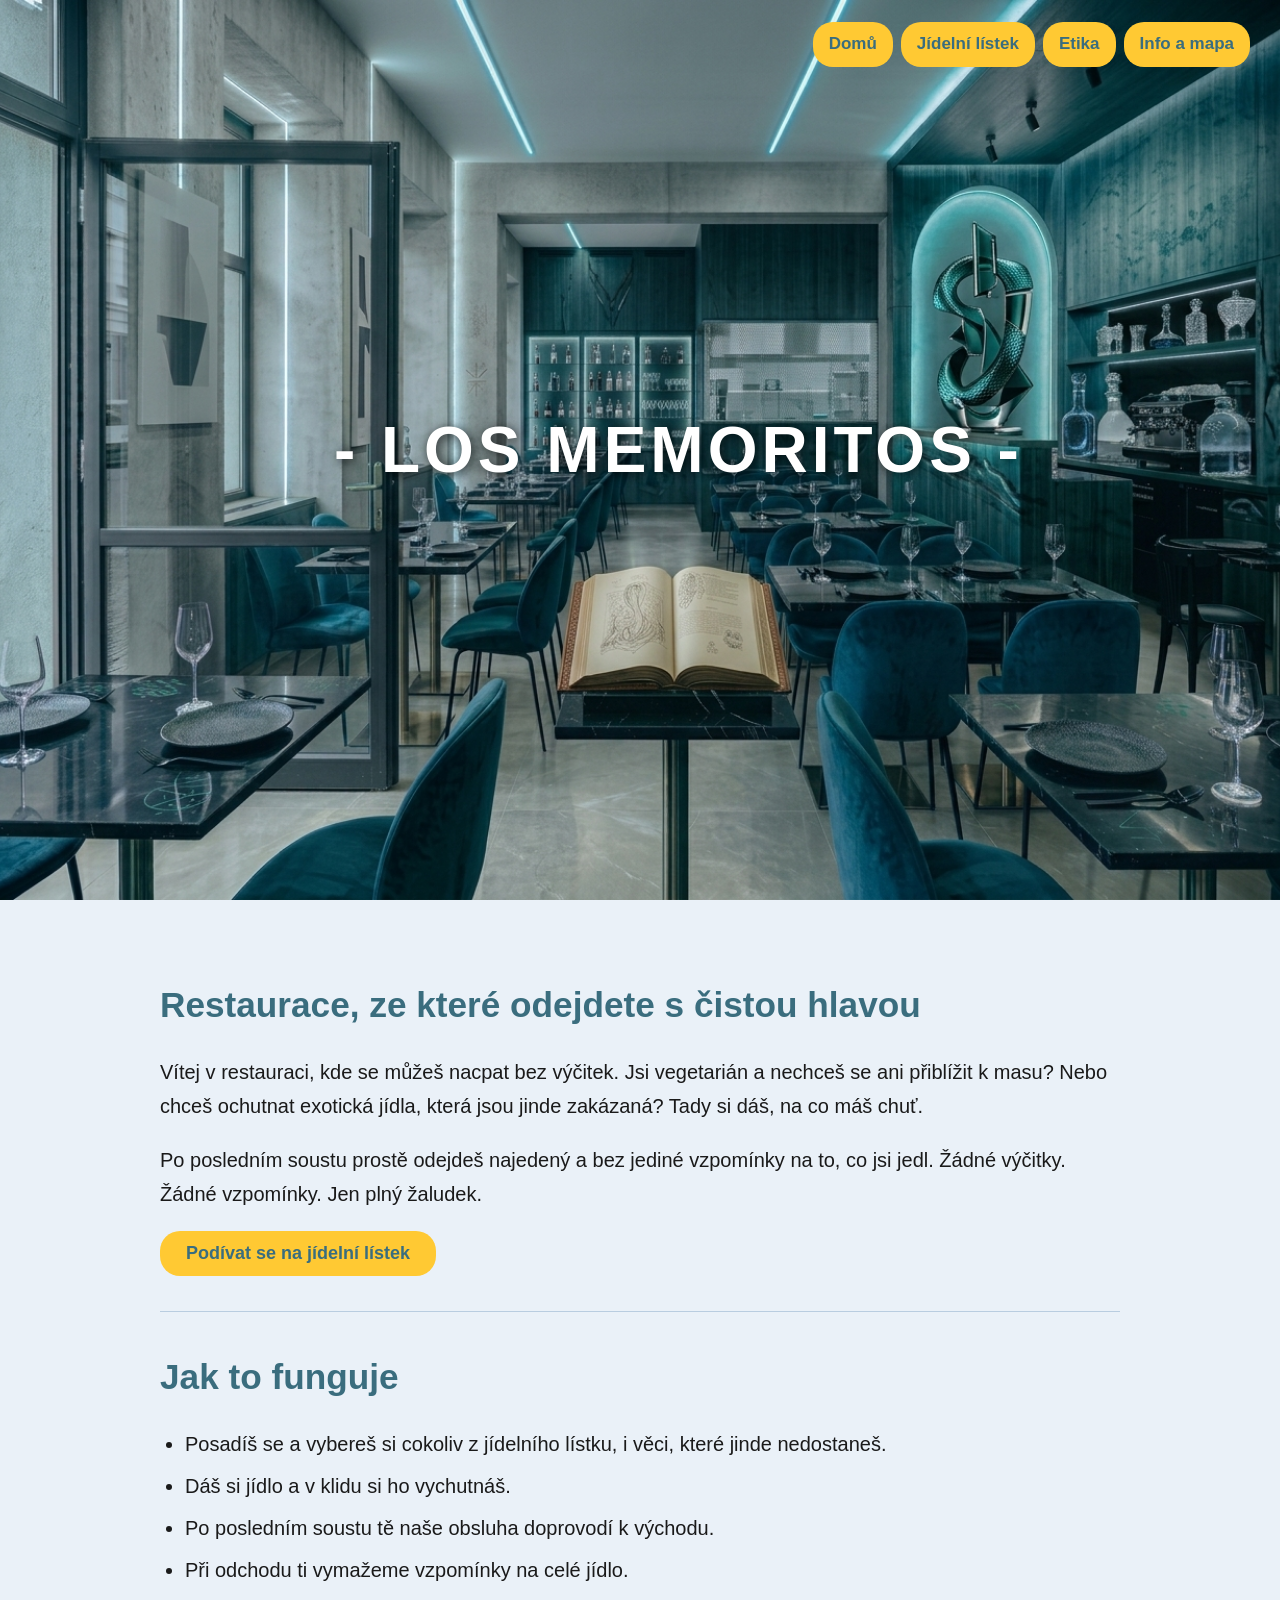
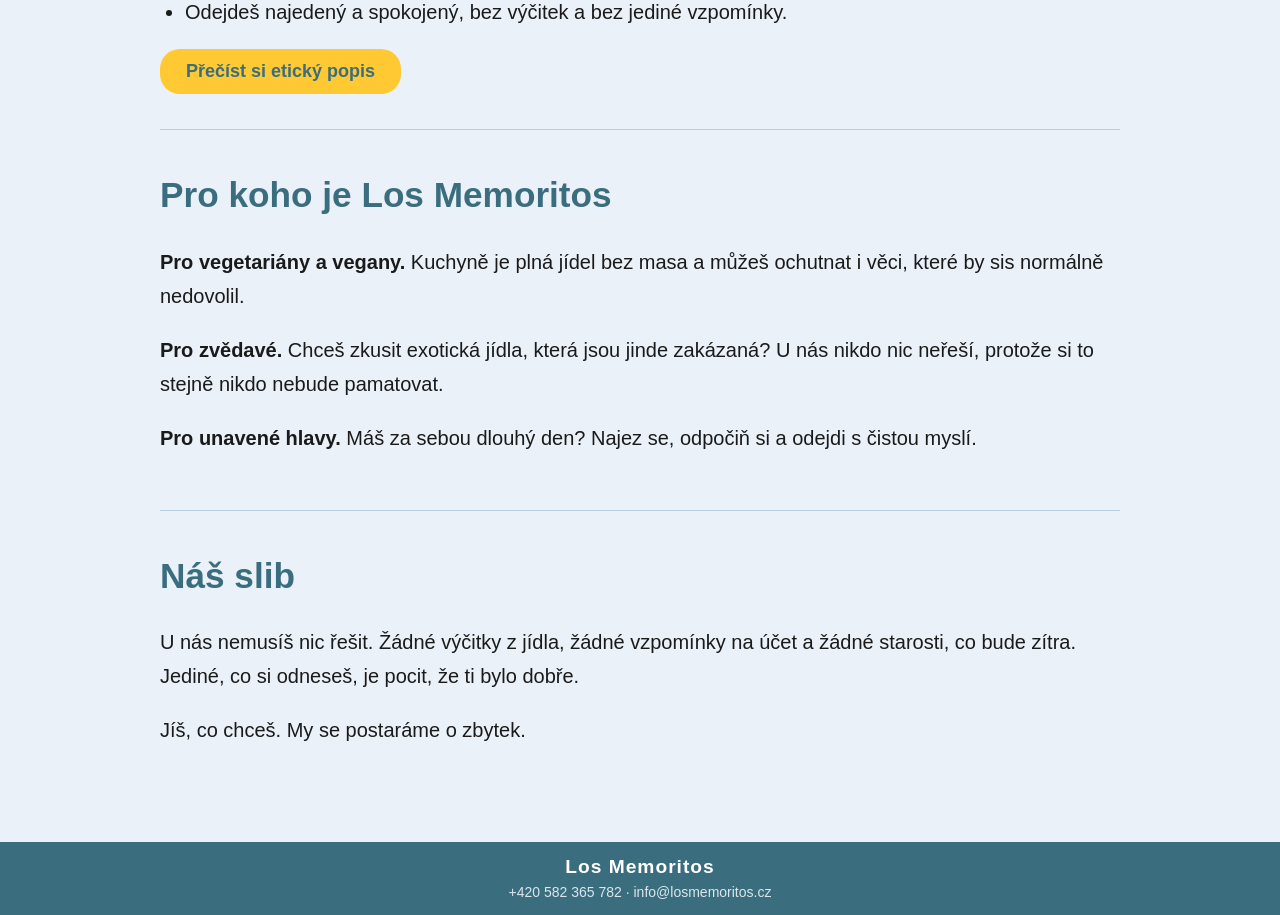
<file: index.html>
<!DOCTYPE html>
<html lang="cs">
<head>
  <meta charset="UTF-8">
  <meta name="viewport" content="width=device-width, initial-scale=1.0">
  <title>Los Memoritos</title>
  <link rel="stylesheet" href="style.css">
  <link rel="icon" href="favicon.ico">
</head>
<body class="uvod">

  <!-- Jen tlačítka přes obrázek (vlastní skupina, ne header) -->
  <nav class="menu-uvod">
    <a class="tlacitko maly" href="index.html">Domů</a>
    <a class="tlacitko maly" href="jidelni-listek.html">Jídelní lístek</a>
    <a class="tlacitko maly" href="etika.html">Etika</a>
    <a class="tlacitko maly" href="info.html">Info a mapa</a>
  </nav>

  <!-- Velký obrázek s názvem přes celou šířku -->
  <div class="hero">
    <img src="restaurace.jpg" alt="Interiér restaurace Los Memoritos">
    <h1>- Los Memoritos -</h1>
  </div>

  <!-- Hlavní obsah -->
  <main>

    <section>
      <h2>Restaurace, ze které odejdete s čistou hlavou</h2>
      <p>Vítej v restauraci, kde se můžeš nacpat bez výčitek. Jsi vegetarián a nechceš se ani přiblížit k masu? Nebo chceš ochutnat exotická jídla, která jsou jinde zakázaná? Tady si dáš, na co máš chuť.</p>
      <p>Po posledním soustu prostě odejdeš najedený a bez jediné vzpomínky na to, co jsi jedl. Žádné výčitky. Žádné vzpomínky. Jen plný žaludek.</p>
      <a href="jidelni-listek.html"><button class="tlacitko">Podívat se na jídelní lístek</button></a>
    </section>

    <section>
      <h2>Jak to funguje</h2>
      <ul>
        <li>Posadíš se a vybereš si cokoliv z jídelního lístku, i věci, které jinde nedostaneš.</li>
        <li>Dáš si jídlo a v klidu si ho vychutnáš.</li>
        <li>Po posledním soustu tě naše obsluha doprovodí k východu.</li>
        <li>Při odchodu ti vymažeme vzpomínky na celé jídlo.</li>
        <li>Odejdeš najedený a spokojený, bez výčitek a bez jediné vzpomínky.</li>
      </ul>
      <a href="etika.html"><button class="tlacitko">Přečíst si etický popis</button></a>
    </section>

    <section>
      <h2>Pro koho je Los Memoritos</h2>
      <p><b>Pro vegetariány a vegany.</b> Kuchyně je plná jídel bez masa a můžeš ochutnat i věci, které by sis normálně nedovolil.</p>
      <p><b>Pro zvědavé.</b> Chceš zkusit exotická jídla, která jsou jinde zakázaná? U nás nikdo nic neřeší, protože si to stejně nikdo nebude pamatovat.</p>
      <p><b>Pro unavené hlavy.</b> Máš za sebou dlouhý den? Najez se, odpočiň si a odejdi s čistou myslí.</p>
    </section>

    <section>
      <h2>Náš slib</h2>
      <p>U nás nemusíš nic řešit. Žádné výčitky z jídla, žádné vzpomínky na účet a žádné starosti, co bude zítra. Jediné, co si odneseš, je pocit, že ti bylo dobře.</p>
      <p>Jíš, co chceš. My se postaráme o zbytek.</p>
    </section>

  </main>

  <!-- Spodní část -->
  <footer>
    <p class="nazev">Los Memoritos</p>
    <p class="kontakt">+420 582 365 782 · info@losmemoritos.cz</p>
  </footer>

</body>
</html>
</file>
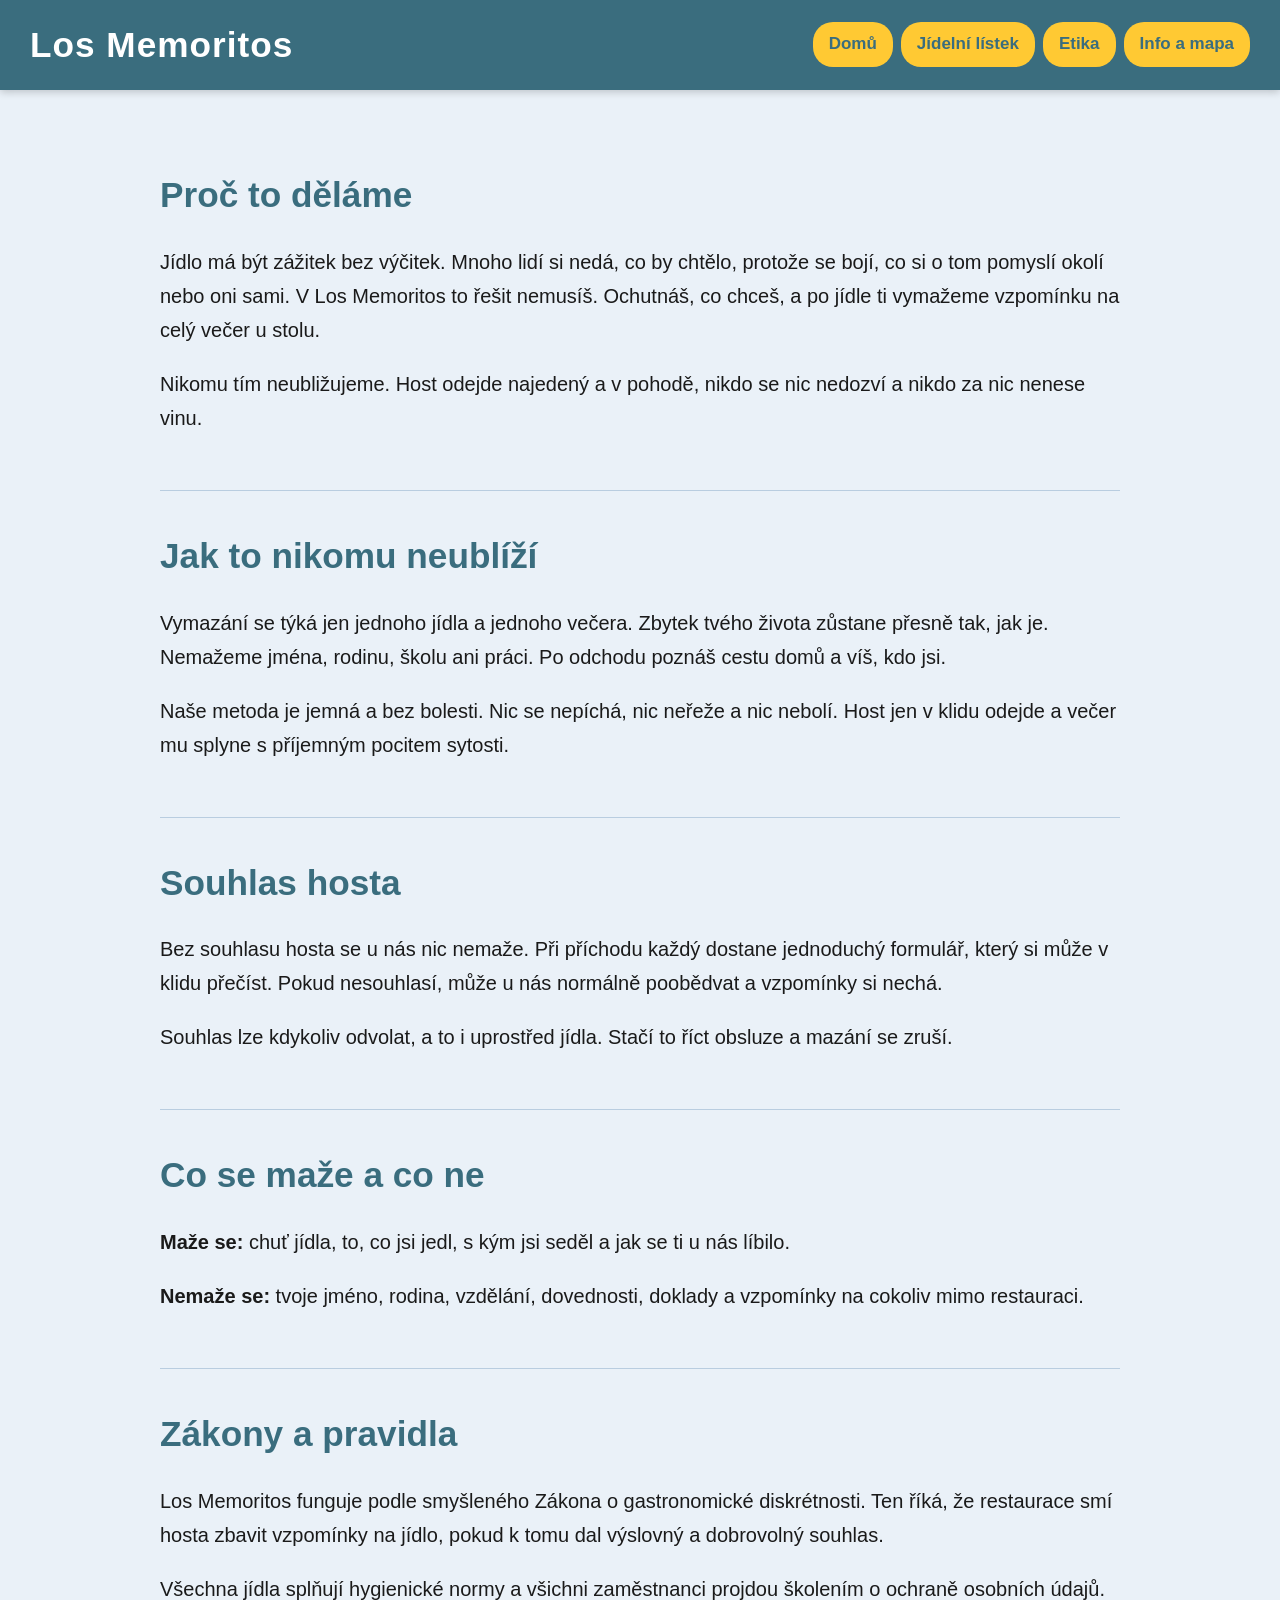
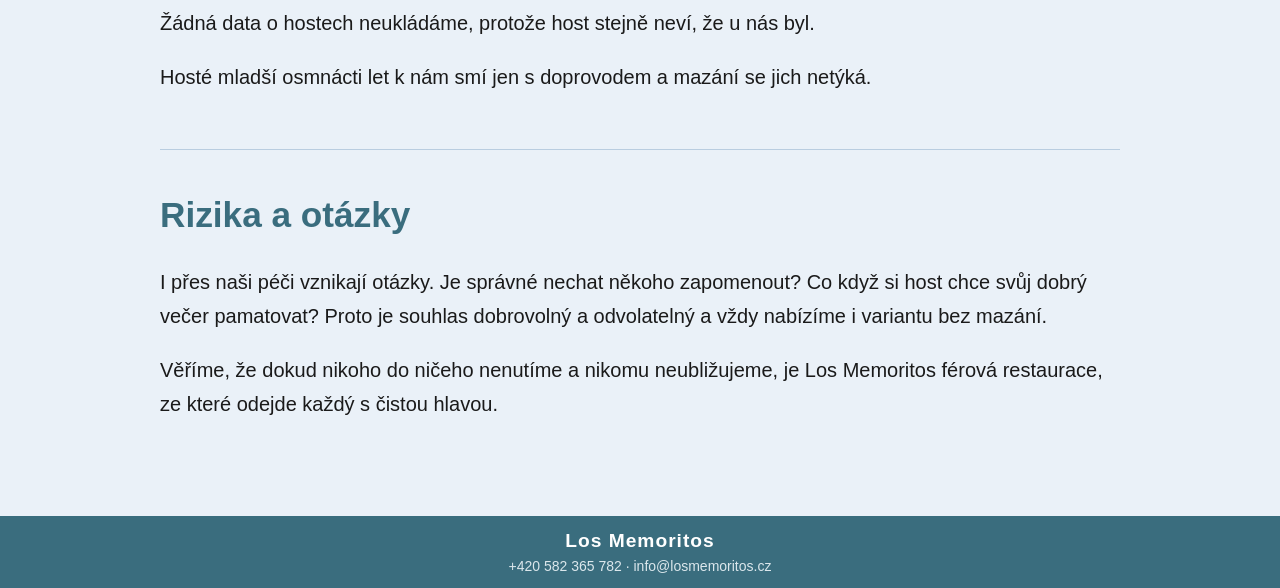
<file: etika.html>
<!DOCTYPE html>
<html lang="cs">
<head>
  <meta charset="UTF-8">
  <meta name="viewport" content="width=device-width, initial-scale=1.0">
  <title>Etický popis – Los Memoritos</title>
  <link rel="stylesheet" href="style.css">
  <link rel="icon" href="favicon.ico">
</head>
<body>

  <header>
    <a href="index.html" class="logo">Los Memoritos</a>
    <nav>
      <a class="tlacitko maly" href="index.html">Domů</a>
      <a class="tlacitko maly" href="jidelni-listek.html">Jídelní lístek</a>
      <a class="tlacitko maly" href="etika.html">Etika</a>
      <a class="tlacitko maly" href="info.html">Info a mapa</a>
    </nav>
  </header>

  <main>

    <section>
      <h2>Proč to děláme</h2>
      <p>Jídlo má být zážitek bez výčitek. Mnoho lidí si nedá, co by chtělo, protože se bojí, co si o tom pomyslí okolí nebo oni sami. V Los Memoritos to řešit nemusíš. Ochutnáš, co chceš, a po jídle ti vymažeme vzpomínku na celý večer u stolu.</p>
      <p>Nikomu tím neubližujeme. Host odejde najedený a v pohodě, nikdo se nic nedozví a nikdo za nic nenese vinu.</p>
    </section>

    <section>
      <h2>Jak to nikomu neublíží</h2>
      <p>Vymazání se týká jen jednoho jídla a jednoho večera. Zbytek tvého života zůstane přesně tak, jak je. Nemažeme jména, rodinu, školu ani práci. Po odchodu poznáš cestu domů a víš, kdo jsi.</p>
      <p>Naše metoda je jemná a bez bolesti. Nic se nepíchá, nic neřeže a nic nebolí. Host jen v klidu odejde a večer mu splyne s příjemným pocitem sytosti.</p>
    </section>

    <section>
      <h2>Souhlas hosta</h2>
      <p>Bez souhlasu hosta se u nás nic nemaže. Při příchodu každý dostane jednoduchý formulář, který si může v klidu přečíst. Pokud nesouhlasí, může u nás normálně poobědvat a vzpomínky si nechá.</p>
      <p>Souhlas lze kdykoliv odvolat, a to i uprostřed jídla. Stačí to říct obsluze a mazání se zruší.</p>
    </section>

    <section>
      <h2>Co se maže a co ne</h2>
      <p><b>Maže se:</b> chuť jídla, to, co jsi jedl, s kým jsi seděl a jak se ti u nás líbilo.</p>
      <p><b>Nemaže se:</b> tvoje jméno, rodina, vzdělání, dovednosti, doklady a vzpomínky na cokoliv mimo restauraci.</p>
    </section>

    <section>
      <h2>Zákony a pravidla</h2>
      <p>Los Memoritos funguje podle smyšleného Zákona o gastronomické diskrétnosti. Ten říká, že restaurace smí hosta zbavit vzpomínky na jídlo, pokud k tomu dal výslovný a dobrovolný souhlas.</p>
      <p>Všechna jídla splňují hygienické normy a všichni zaměstnanci projdou školením o ochraně osobních údajů. Žádná data o hostech neukládáme, protože host stejně neví, že u nás byl.</p>
      <p>Hosté mladší osmnácti let k nám smí jen s doprovodem a mazání se jich netýká.</p>
    </section>

    <section>
      <h2>Rizika a otázky</h2>
      <p>I přes naši péči vznikají otázky. Je správné nechat někoho zapomenout? Co když si host chce svůj dobrý večer pamatovat? Proto je souhlas dobrovolný a odvolatelný a vždy nabízíme i variantu bez mazání.</p>
      <p>Věříme, že dokud nikoho do ničeho nenutíme a nikomu neubližujeme, je Los Memoritos férová restaurace, ze které odejde každý s čistou hlavou.</p>
    </section>

  </main>

  <footer>
    <p class="nazev">Los Memoritos</p>
    <p class="kontakt">+420 582 365 782 · info@losmemoritos.cz</p>
  </footer>

</body>
</html>
</file>
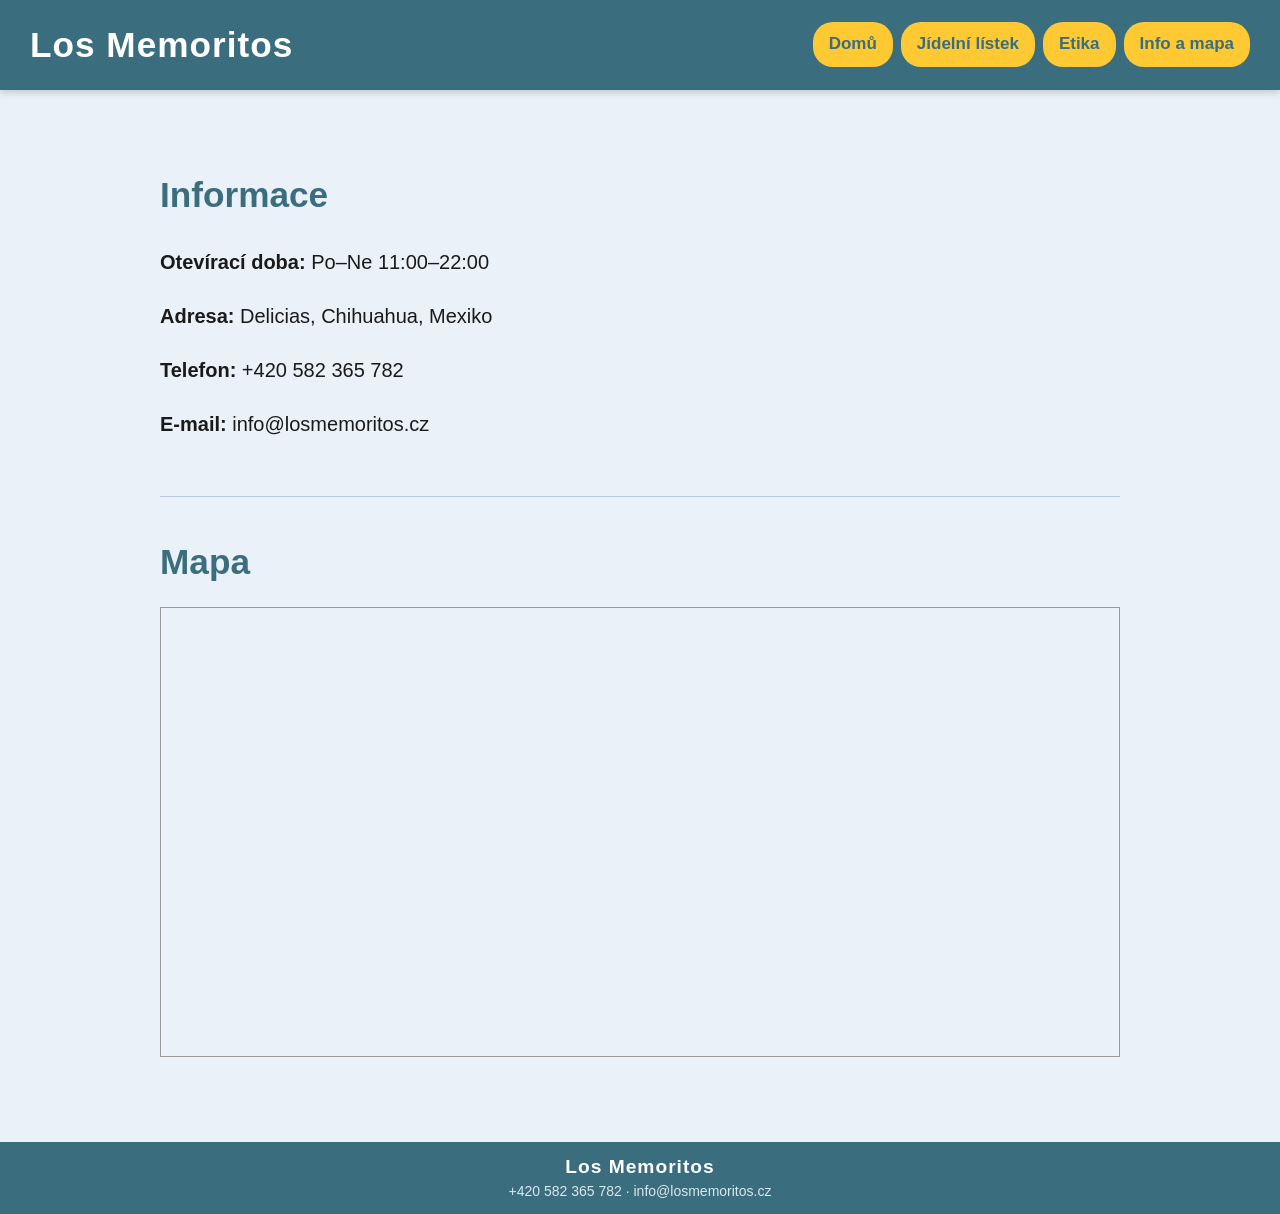
<file: info.html>
<!DOCTYPE html>
<html lang="cs">
<head>
  <meta charset="UTF-8">
  <meta name="viewport" content="width=device-width, initial-scale=1.0">
  <title>Info a mapa – Los Memoritos</title>
  <link rel="stylesheet" href="style.css">
  <link rel="icon" href="favicon.ico">
</head>
<body>

  <header>
    <a href="index.html" class="logo">Los Memoritos</a>
    <nav>
      <a class="tlacitko maly" href="index.html">Domů</a>
      <a class="tlacitko maly" href="jidelni-listek.html">Jídelní lístek</a>
      <a class="tlacitko maly" href="etika.html">Etika</a>
      <a class="tlacitko maly" href="info.html">Info a mapa</a>
    </nav>
  </header>

  <main>

    <section>
      <h2>Informace</h2>
      <p><b>Otevírací doba:</b> Po–Ne 11:00–22:00</p>
      <p><b>Adresa:</b> Delicias, Chihuahua, Mexiko</p>
      <p><b>Telefon:</b> +420 582 365 782</p>
      <p><b>E-mail:</b> info@losmemoritos.cz</p>
    </section>

    <section>
      <h2>Mapa</h2>
      <iframe
        src="https://maps.google.com/maps?q=28.1794964,-105.4736537&amp;z=17&amp;output=embed"
        title="Mapa restaurace"
        loading="lazy"></iframe>
    </section>

  </main>

  <footer>
    <p class="nazev">Los Memoritos</p>
    <p class="kontakt">+420 582 365 782 · info@losmemoritos.cz</p>
  </footer>

</body>
</html>
</file>
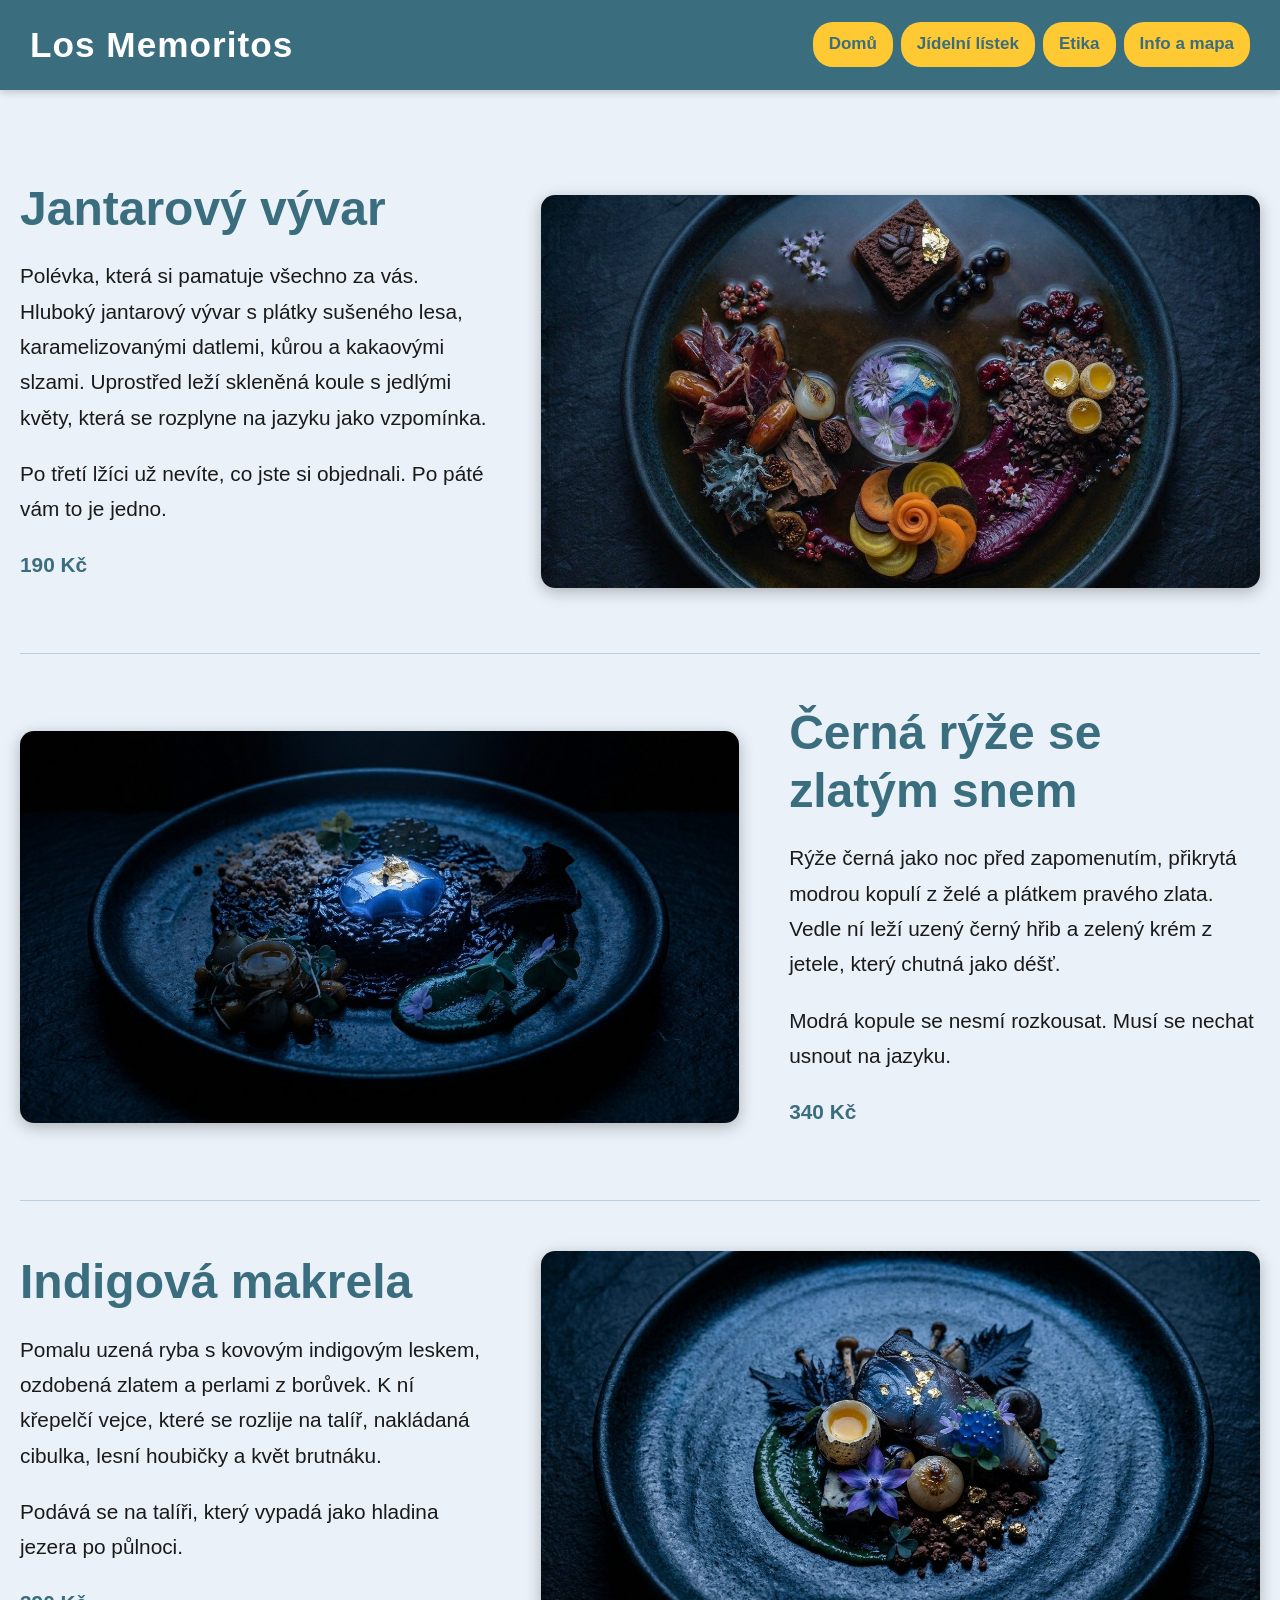
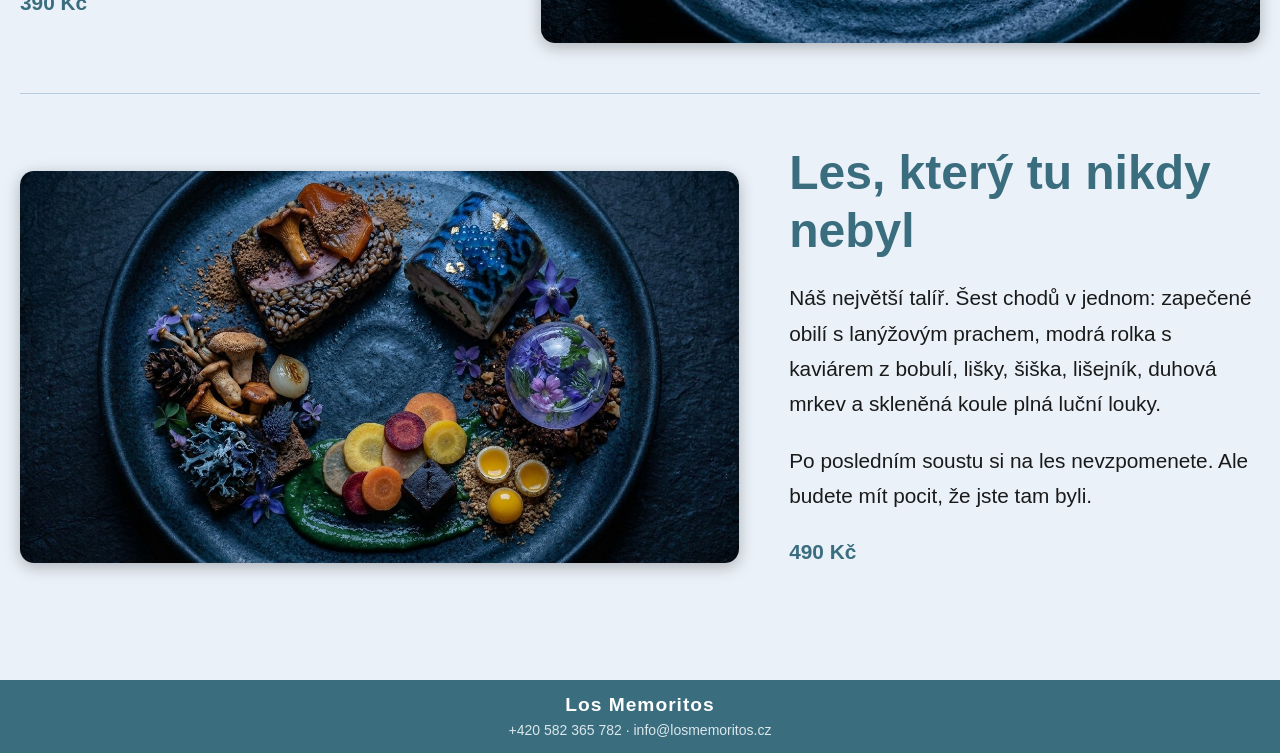
<file: jidelni-listek.html>
<!DOCTYPE html>
<html lang="cs">
<head>
  <meta charset="UTF-8">
  <meta name="viewport" content="width=device-width, initial-scale=1.0">
  <title>Jídelní lístek – Los Memoritos</title>
  <link rel="stylesheet" href="style.css">
  <link rel="icon" href="favicon.ico">
</head>
<body>

  <header>
    <a href="index.html" class="logo">Los Memoritos</a>
    <nav>
      <a class="tlacitko maly" href="index.html">Domů</a>
      <a class="tlacitko maly" href="jidelni-listek.html">Jídelní lístek</a>
      <a class="tlacitko maly" href="etika.html">Etika</a>
      <a class="tlacitko maly" href="info.html">Info a mapa</a>
    </nav>
  </header>

  <main class="siroke">

    <!-- Text vlevo, jídlo vpravo -->
    <section class="jidlo">
      <div class="text">
        <h2>Jantarový vývar</h2>
        <p>Polévka, která si pamatuje všechno za vás. Hluboký jantarový vývar s plátky sušeného lesa, karamelizovanými datlemi, kůrou a kakaovými slzami. Uprostřed leží skleněná koule s jedlými květy, která se rozplyne na jazyku jako vzpomínka.</p>
        <p>Po třetí lžíci už nevíte, co jste si objednali. Po páté vám to je jedno.</p>
        <p class="cena">190 Kč</p>
      </div>
      <img src="polevka.jpg" alt="Jantarový vývar s jedlými květy ve skleněné kouli">
    </section>

    <!-- Jídlo vlevo, text vpravo -->
    <section class="jidlo obracene">
      <div class="text">
        <h2>Černá rýže se zlatým snem</h2>
        <p>Rýže černá jako noc před zapomenutím, přikrytá modrou kopulí z želé a plátkem pravého zlata. Vedle ní leží uzený černý hřib a zelený krém z jetele, který chutná jako déšť.</p>
        <p>Modrá kopule se nesmí rozkousat. Musí se nechat usnout na jazyku.</p>
        <p class="cena">340 Kč</p>
      </div>
      <img src="jidlo1.jpg" alt="Černá rýže s modrou želé kopulí a zlatým lístkem">
    </section>

    <!-- Text vlevo, jídlo vpravo -->
    <section class="jidlo">
      <div class="text">
        <h2>Indigová makrela</h2>
        <p>Pomalu uzená ryba s kovovým indigovým leskem, ozdobená zlatem a perlami z borůvek. K ní křepelčí vejce, které se rozlije na talíř, nakládaná cibulka, lesní houbičky a květ brutnáku.</p>
        <p>Podává se na talíři, který vypadá jako hladina jezera po půlnoci.</p>
        <p class="cena">390 Kč</p>
      </div>
      <img src="jidlo2.jpg" alt="Uzená indigová makrela s křepelčím vejcem a květem brutnáku">
    </section>

    <!-- Jídlo vlevo, text vpravo -->
    <section class="jidlo obracene">
      <div class="text">
        <h2>Les, který tu nikdy nebyl</h2>
        <p>Náš největší talíř. Šest chodů v jednom: zapečené obilí s lanýžovým prachem, modrá rolka s kaviárem z bobulí, lišky, šiška, lišejník, duhová mrkev a skleněná koule plná luční louky.</p>
        <p>Po posledním soustu si na les nevzpomenete. Ale budete mít pocit, že jste tam byli.</p>
        <p class="cena">490 Kč</p>
      </div>
      <img src="jidlo3.jpg" alt="Talíř s lesními houbami, modrou rolkou a skleněnou koulí s květy">
    </section>

  </main>

  <footer>
    <p class="nazev">Los Memoritos</p>
    <p class="kontakt">+420 582 365 782 · info@losmemoritos.cz</p>
  </footer>

</body>
</html>
</file>
<file: style.css>
/* ---------- BARVY (změníš je tady na jednom místě) ---------- */
:root {
  --modra: #3a6d7e;
  --zluta: #ffc933;
  --zluta-svetla: #ffdc6e; 
  --pozadi: #eaf1f8;
  --text: #1a1a1a;
}

/* ---------- ZÁKLAD ---------- */
* {
  box-sizing: border-box;
}

body {
  font-family: Arial, sans-serif;
  font-size: 20px;
  line-height: 1.7;
  margin: 0;
  background: var(--pozadi);
  color: var(--text);
}

h2 {
  font-size: 2.2rem;
  margin: 0 0 15px;
  color: var(--modra);
}

ul {
  padding-left: 25px;
}

li {
  margin-bottom: 8px;
}

/* ---------- HLAVIČKA A MENU ---------- */
header {
  display: flex;
  justify-content: space-between;  
  align-items: center;
  flex-wrap: wrap;
  gap: 10px;
  padding: 15px 30px;
  background: var(--modra);
  box-shadow: 0 2px 8px #0003;
}

.logo {
  font-size: 2.2rem;
  font-weight: bold;
  letter-spacing: 1px;
  color: white;
  text-decoration: none;
}

nav {
  display: flex;
  flex-wrap: wrap;
  gap: 8px;
}

/* ---------- ŽLUTÁ TLAČÍTKA ---------- */
.tlacitko {
  background: var(--zluta);
  color: var(--modra);
  font-size: 18px;
  font-weight: bold;
  text-decoration: none;
  padding: 12px 26px;
  border: none;
  border-radius: 20px;
  cursor: pointer;
  transition: 0.2s;
}

.tlacitko:hover {
  background: var(--zluta-svetla);
}

/* menší tlačítka v menu */
.maly {
  font-size: 17px;
  padding: 8px 16px;
}

/* ---------- OBSAH ---------- */
main {
  max-width: 1000px;
  margin: 0 auto;
  padding: 40px 20px;
}

section {
  padding: 35px 0;
  border-bottom: 1px solid #b9cde0;
}

section:last-child {
  border-bottom: none;
}

footer {
  padding: 12px 20px;
  text-align: center;
  background: var(--modra);
  color: white;
}

footer p {
  margin: 0;
  line-height: 1.4;
}

footer .nazev {
  font-size: 1.2rem;
  font-weight: bold;
  letter-spacing: 1px;
}

footer .kontakt {
  font-size: 14px;
  margin-top: 2px;
  color: #dbe7ec;
}

/* ---------- JÍDELNÍ LÍSTEK ---------- */

/* Širší stránka s velkými obrázky */
.siroke {
  max-width: 1300px;
}

/* Text a jídlo vedle sebe */
.jidlo {
  display: flex;
  align-items: center;
  gap: 50px;
  padding: 50px 0;
}

/* Prohozené strany: jídlo vlevo, text vpravo */
.obracene {
  flex-direction: row-reverse;
}

.jidlo .text {
  flex: 1;
}

.jidlo img {
  width: 58%;
  border-radius: 14px;
  box-shadow: 0 4px 16px #0004;
}

.jidlo h2 {
  font-size: 3rem;
  line-height: 1.2;
}

.jidlo p {
  font-size: 1.3rem;
}

.cena {
  font-weight: bold;
  color: var(--modra);
  font-size: 1.6rem;
}

/* ---------- MAPA ---------- */
iframe {
  width: 100%;
  height: 450px;
  border: 1px solid #999;
}

/* ---------- ÚVODNÍ STRÁNKA ---------- */

/* Velký obrázek přes celou obrazovku */
.hero {
  position: relative;
  height: 100vh;
}

.hero img {
  display: block;
  width: 100%;
  height: 100%;
  object-fit: cover;
  object-position: 53% center;  
}

/* Název přes obrázek, nad knihou */
.hero h1 {
  position: absolute;
  top: 50%;
  left: 53%;
  transform: translate(-50%, -50%);
  width: 90%;
  margin: 0;
  text-align: center;
  font-size: 4rem;
  letter-spacing: 4px;
  text-transform: uppercase;
  color: white;
  text-shadow: 2px 2px 12px rgba(0, 0, 0, 0.8);
}

/* Tlačítka přes obrázek (bez lišty) */
.menu-uvod {
  position: absolute;
  top: 22px;
  right: 30px;
  z-index: 10;
}
</file>
